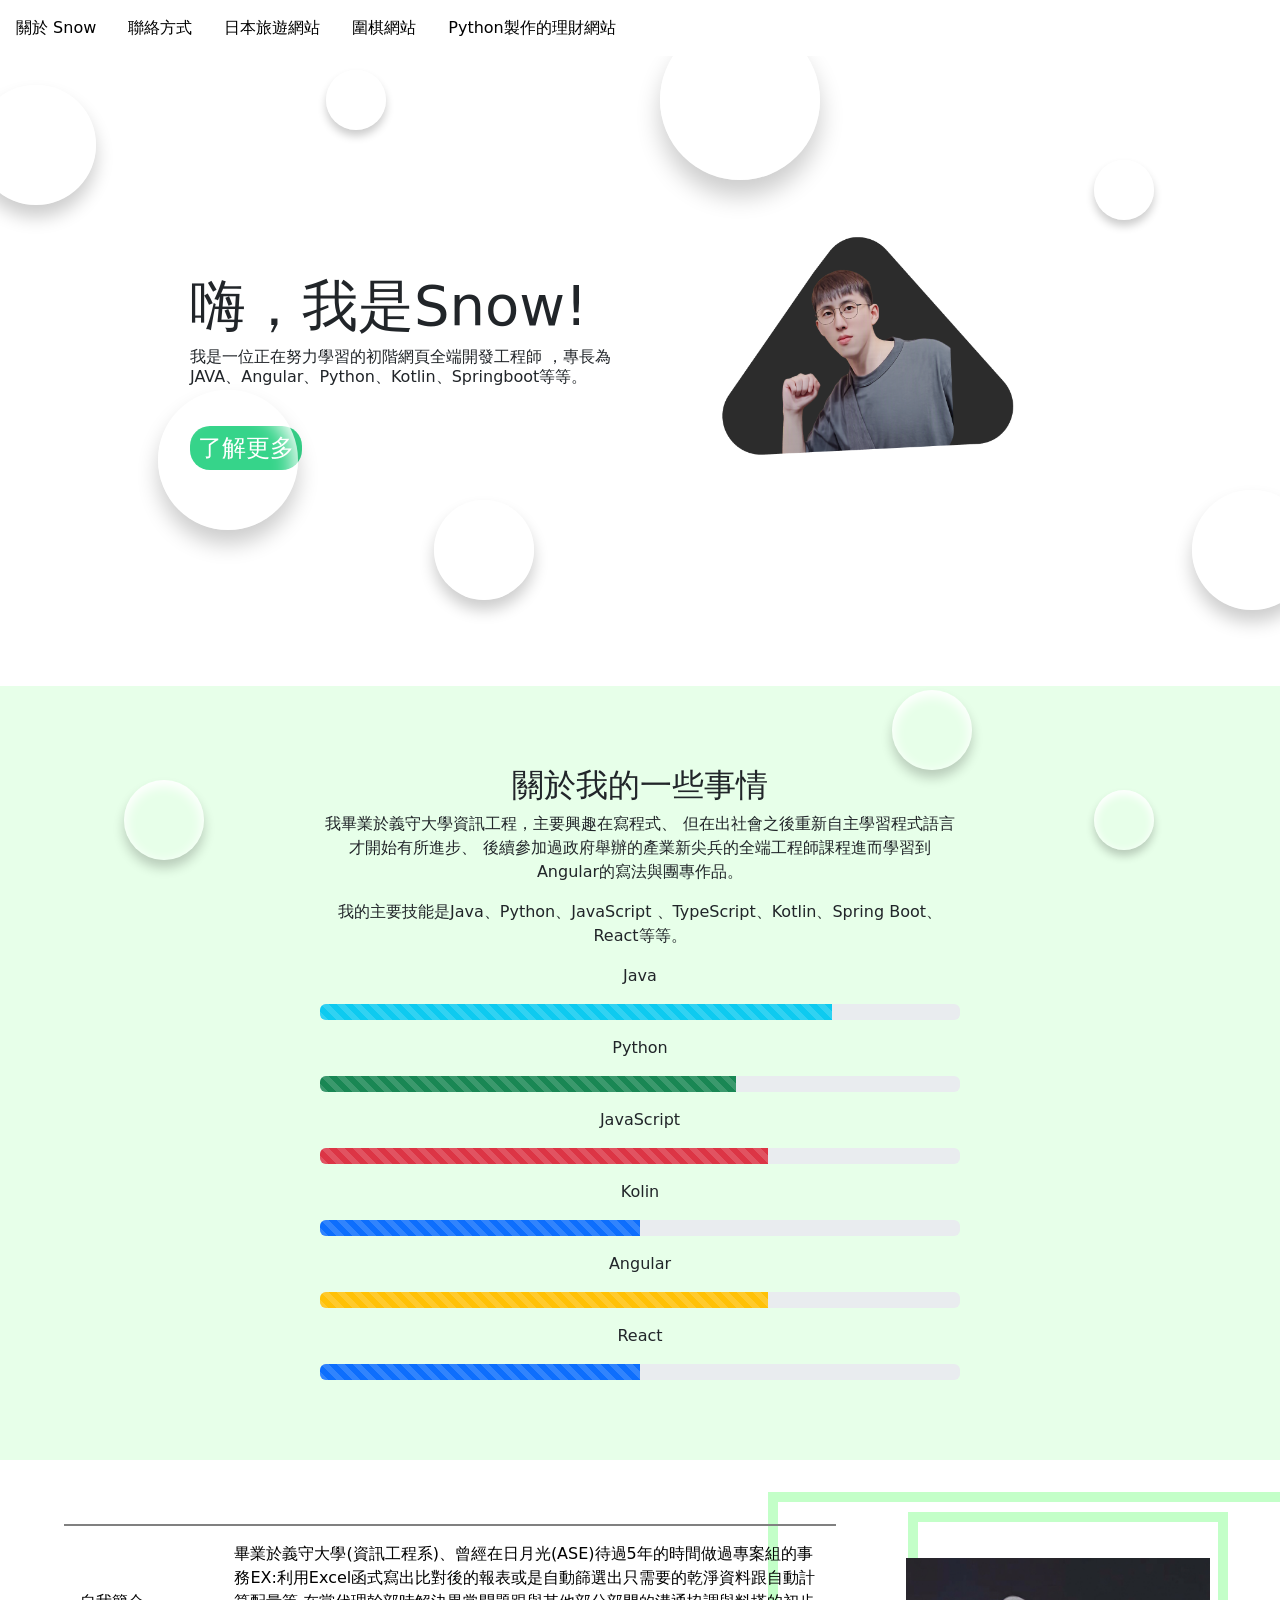
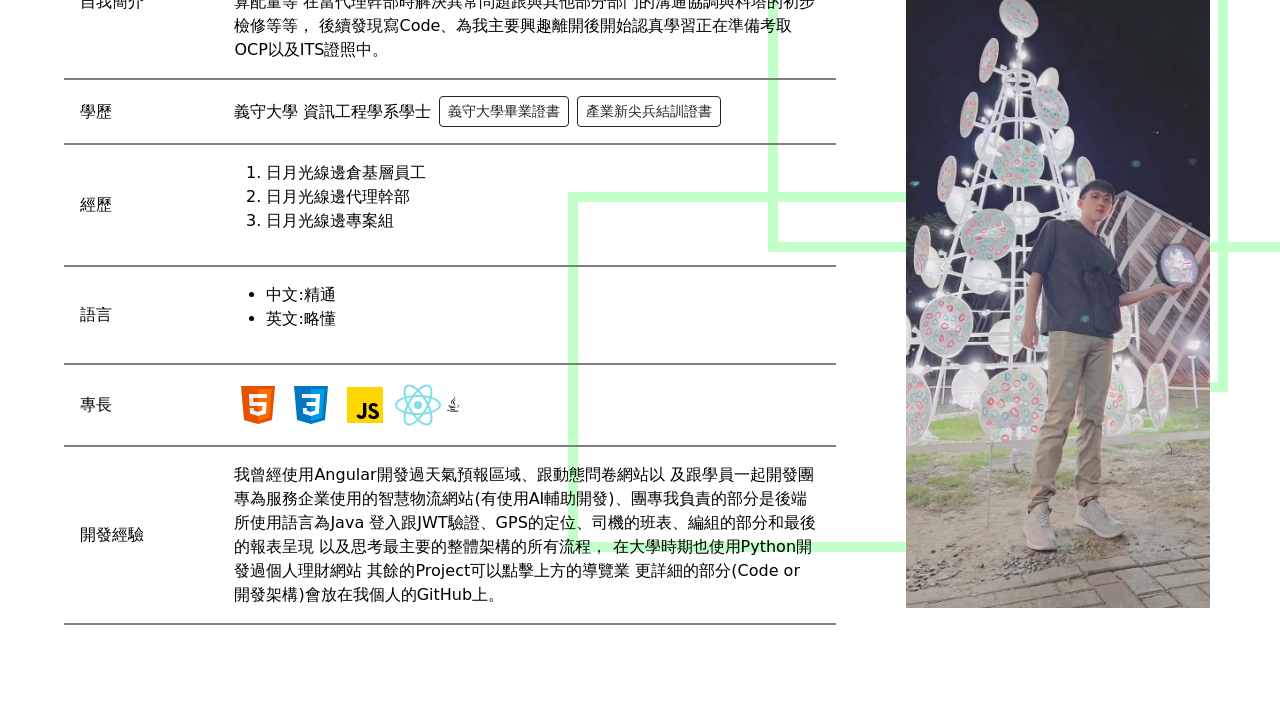
<file: index.html>
<!doctype html>
<html lang="zh-Hant">
  <head>
    <meta charset="UTF-8" />
    <meta name="viewport" content="width=device-width, initial-scale=1.0" />
    <title>Snow的個人網頁</title>
    <link
      href="https://cdn.jsdelivr.net/npm/bootstrap@5.3.8/dist/css/bootstrap.min.css"
      rel="stylesheet"
      integrity="sha384-sRIl4kxILFvY47J16cr9ZwB07vP4J8+LH7qKQnuqkuIAvNWLzeN8tE5YBujZqJLB"
      crossorigin="anonymous"
    />
    <link rel="stylesheet" href="./styles/style.css" />
    <link
      rel="stylesheet"
      href="https://cdnjs.cloudflare.com/ajax/libs/font-awesome/6.2.0/css/all.min.css"
      integrity="sha512-xh6O/CkQoPOWDdYTDqeRdPCVd1SpvCA9XXcUnZS2FmJNp1coAFzvtCN9BmamE+4aHK8yyUHUSCcJHgXloTyT2A=="
      crossorigin="anonymous"
      referrerpolicy="no-referrer"
    />
    <link rel="stylesheet" href="./styles/style.css" />
    <link rel="stylesheet" href="./styles/bubble.css" />
  </head>
  <body>
    <nav>
      <ul>
        <li><a href="#">關於 Snow</a></li>
        <li><a href="./contact.html">聯絡方式</a></li>
        <li><a href="./japan/index.html">日本旅遊網站</a></li>
        <li><a href="./Project of Go/of go/index.html">圍棋網站</a></li>
        <li>
          <a href="./python-personal-finance/index.html"
            >Python製作的理財網站</a
          >
        </li>
      </ul>
    </nav>
    <main>
      <div id="background-wrap">
        <div class="bubble x1"></div>
        <div class="bubble x2"></div>
        <div class="bubble x3"></div>
        <div class="bubble x4"></div>
        <div class="bubble x5"></div>
        <div class="bubble x6"></div>
        <div class="bubble x7"></div>
        <div class="bubble x8"></div>
        <div class="bubble x9"></div>
        <div class="bubble x10"></div>
      </div>
      <section class="main-area">
        <div class="info">
          <h1>嗨，我是Snow!</h1>
          <h2>
            我是一位正在努力學習的初階網頁全端開發工程師
            ，專長為JAVA、Angular、Python、Kotlin、Springboot等等。
          </h2>
          <a href="./contact.html">了解更多</a>
        </div>
        <div class="img-area">
          <img src="./img/my photos.png" alt="個人照片" />
        </div>
      </section>
      <section class="about-me">
        <section class="description">
          <h2>關於我的一些事情</h2>
          <p>
            我畢業於義守大學資訊工程，主要興趣在寫程式、
            但在出社會之後重新自主學習程式語言才開始有所進步、
            後續參加過政府舉辦的產業新尖兵的全端工程師課程進而學習到Angular的寫法與團專作品。
          </p>
          <p>
            我的主要技能是Java、Python、JavaScript 、TypeScript、Kotlin、Spring
            Boot、React等等。
          </p>
          <div class="progress-bar-area">
            <p>Java</p>
            <div class="progress">
              <div
                class="progress-bar progress-bar-striped progress-bar-animated bg-info"
                role="progressbar"
                aria-valuenow="75"
                aria-valuemin="0"
                aria-valuemax="100"
                style="width: 80%"
              ></div>
            </div>
            <p>Python</p>
            <div class="progress">
              <div
                class="progress-bar progress-bar-striped progress-bar-animated bg-success"
                role="progressbar"
                aria-valuenow="75"
                aria-valuemin="0"
                aria-valuemax="100"
                style="width: 65%"
              ></div>
            </div>
            <p>JavaScript</p>
            <div class="progress">
              <div
                class="progress-bar progress-bar-striped progress-bar-animated bg-danger"
                role="progressbar"
                aria-valuenow="75"
                aria-valuemin="0"
                aria-valuemax="100"
                style="width: 70%"
              ></div>
            </div>
            <p>Kolin</p>
            <div class="progress">
              <div
                class="progress-bar progress-bar-striped progress-bar-animated"
                role="progressbar"
                aria-valuenow="75"
                aria-valuemin="0"
                aria-valuemax="100"
                style="width: 50%"
              ></div>
            </div>
            <p>Angular</p>
            <div class="progress">
              <div
                class="progress-bar progress-bar-striped progress-bar-animated bg-warning"
                role="progressbar"
                aria-valuenow="75"
                aria-valuemin="0"
                aria-valuemax="100"
                style="width: 70%"
              ></div>
            </div>
            <p>React</p>
            <div class="progress">
              <div
                class="progress-bar progress-bar-striped progress-bar-animated"
                role="progressbar"
                aria-valuenow="75"
                aria-valuemin="0"
                aria-valuemax="100"
                style="width: 50%"
              ></div>
            </div>
          </div>
        </section>
      </section>
      <section class="resume">
        <section class="table">
          <table>
            <tr style="border-top: 2px solid gray">
              <td style="width: 20%">自我簡介</td>
              <td style="width: 80%">
                畢業於義守大學(資訊工程系)、曾經在日月光(ASE)待過5年的時間做過專案組的事務EX:利用Excel函式寫出比對後的報表或是自動篩選出只需要的乾淨資料跟自動計算配量等
                在當代理幹部時解決異常問題跟與其他部分部門的溝通協調與料塔的初步檢修等等，
                後續發現寫Code、為我主要興趣離開後開始認真學習正在準備考取OCP以及ITS證照中。
              </td>
            </tr>
            <tr id="education">
              <td>學歷</td>
              <td>
                <div class="d-flex flex-wrap align-items-center gap-2">
                  <span>義守大學 資訊工程學系學士</span>
                  <a class="btn btn-sm btn-outline-dark" href="./certificates/diploma.html">
                    義守大學畢業證書
                  </a>
                  <a class="btn btn-sm btn-outline-dark" href="./certificates/training.html">
                    產業新尖兵結訓證書
                  </a>
                </div>
              </td>
            </tr>
            <tr>
              <td>經歷</td>
              <td>
                <ol>
                  <li>日月光線邊倉基層員工</li>
                  <li>日月光線邊代理幹部</li>
                  <li>日月光線邊專案組</li>
                </ol>
              </td>
            </tr>
            <tr>
              <td>語言</td>
              <td>
                <ul>
                  <li>中文:精通</li>
                  <li>英文:略懂</li>
                </ul>
              </td>
            </tr>
            <tr>
              <td>專長</td>
              <td>
                <img src="./ICONS/icons8-html-5.svg" />
                <img src="./ICONS/icons8-css3.svg" />
                <img src="./ICONS/icons8-javascript.svg" />
                <img src="./ICONS/icons8-react-native.svg" />
                <i class="fa-brands fa-java"></i>
              </td>
            </tr>
            <tr>
              <td>開發經驗</td>
              <td>
                我曾經使用Angular開發過天氣預報區域、跟動態問卷網站以
                及跟學員一起開發團專為服務企業使用的智慧物流網站(有使用AI輔助開發)、團專我負責的部分是後端所使用語言為Java
                登入跟JWT驗證、GPS的定位、司機的班表、編組的部分和最後的報表呈現
                以及思考最主要的整體架構的所有流程，
                在大學時期也使用Python開發過個人理財網站
                其餘的Project可以點擊上方的導覽業 更詳細的部分(Code or
                開發架構)會放在我個人的GitHub上。
              </td>
            </tr>
          </table>
        </section>
        <section class="picture">
          <img src="./img/my photos 2.jpg" alt="個人照片" />
          <div class="greenRect"></div>
          <div class="greenRect2"></div>
          <div class="greenRect3"></div>
        </section>
      </section>
    </main>
    <script
      src="https://cdn.jsdelivr.net/npm/bootstrap@5.3.8/dist/js/bootstrap.bundle.min.js"
      integrity="sha384-FKyoEForCGlyvwx9Hj09JcYn3nv7wiPVlz7YYwJrWVcXK/BmnVDxM+D2scQbITxI"
      crossorigin="anonymous"
    ></script>
    <script src="./styles/app.js"></script>
  </body>
</html>
</file>
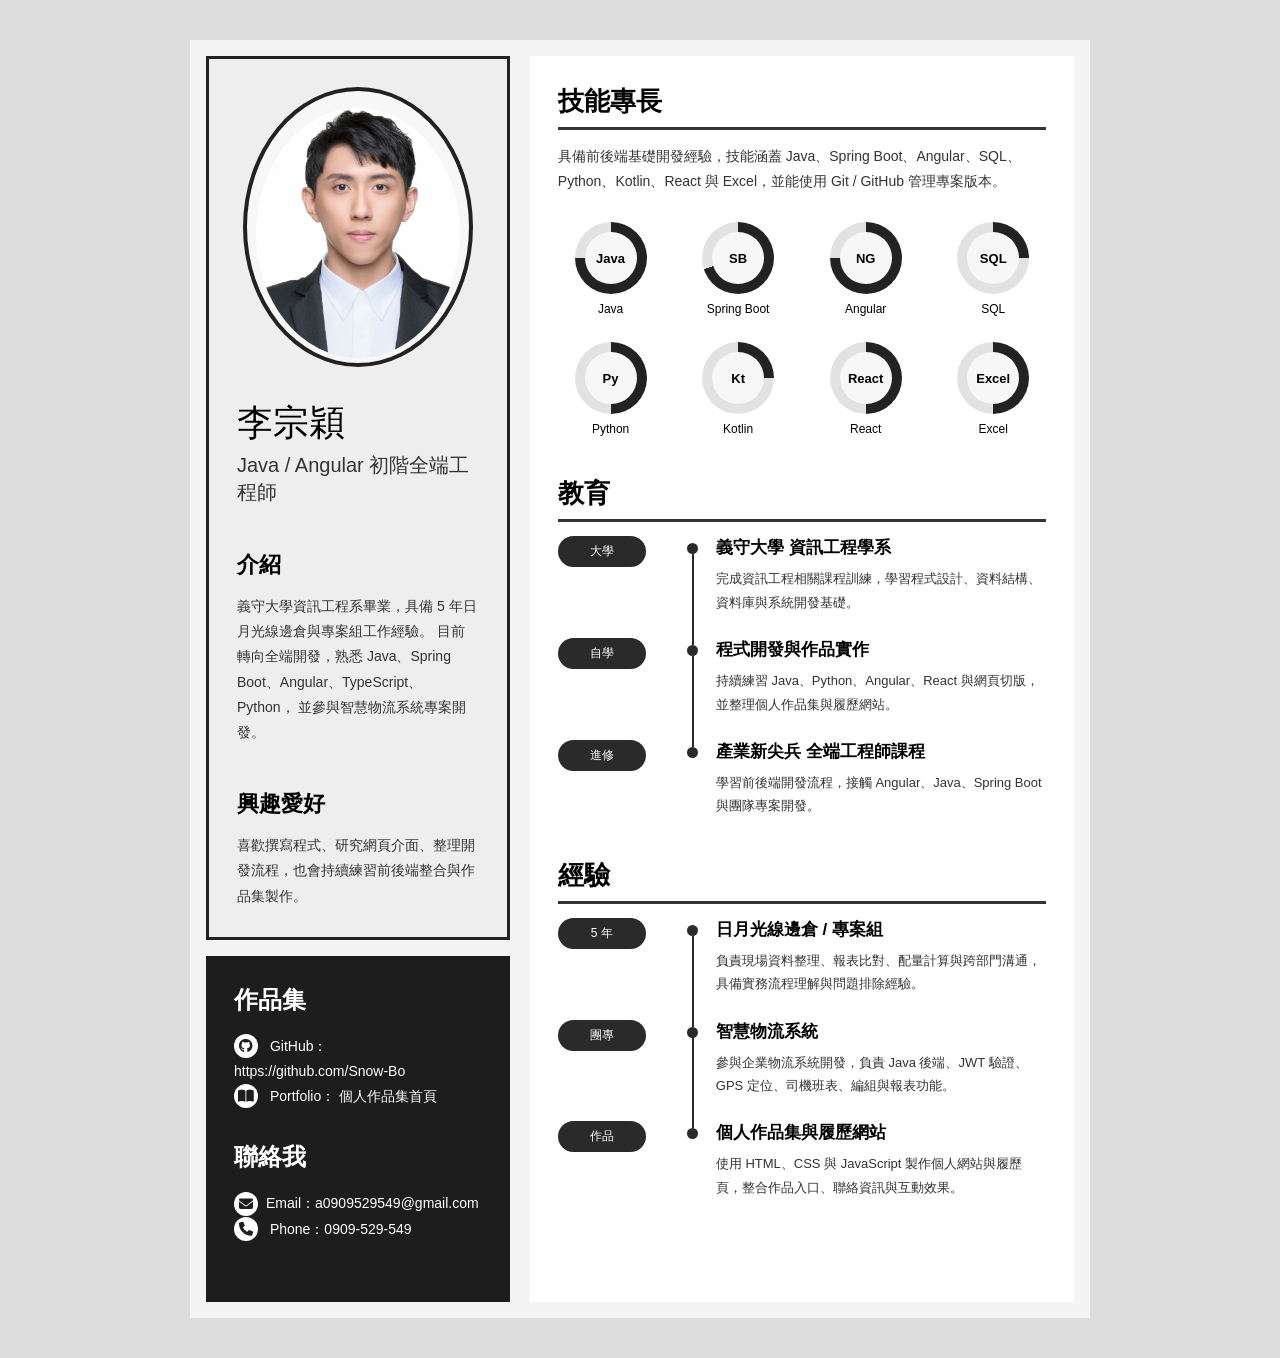
<file: contact.html>
<!doctype html>
<html lang="zh-Hant">
  <head>
    <meta charset="UTF-8" />
    <meta name="viewport" content="width=device-width, initial-scale=1.0" />
    <title>李宗穎的履歷</title>
    <link
      rel="stylesheet"
      href="https://cdnjs.cloudflare.com/ajax/libs/font-awesome/6.2.0/css/all.min.css"
    />
    <link rel="stylesheet" href="./styles/resume.css" />
  </head>
  <body>
    <main class="resume">
      <aside class="left-column">
        <section class="profile-card">
          <div class="avatar-wrap">
            <img src="./img/my photos 3.jpg" alt="李宗穎個人照片" />
          </div>

          <h1>李宗穎</h1>
          <p class="job-title">Java / Angular 初階全端工程師</p>

          <section class="profile-section">
            <h2>介紹</h2>
            <p>
              義守大學資訊工程系畢業，具備 5 年日月光線邊倉與專案組工作經驗。
              目前轉向全端開發，熟悉 Java、Spring
              Boot、Angular、TypeScript、Python， 並參與智慧物流系統專案開發。
            </p>
          </section>

          <section class="profile-section">
            <h2>興趣愛好</h2>
            <p>
              喜歡撰寫程式、研究網頁介面、整理開發流程，也會持續練習前後端整合與作品集製作。
            </p>
          </section>
        </section>

        <section class="contact-card">
          <section class="contact-section">
            <h2>作品集</h2>

            <p>
              <span class="contact-icon">
                <i class="fa-brands fa-github"></i>
              </span>
              GitHub：
              <a
                href="https://github.com/Snow-Bo"
                target="_blank"
                rel="noopener noreferrer"
              >
                https://github.com/Snow-Bo
              </a>
            </p>

            <p>
              <span class="contact-icon">
                <i class="fa-solid fa-book-open"></i>
              </span>
              Portfolio：
              <a href="./index.html">個人作品集首頁</a>
            </p>
          </section>

          <section class="contact-section">
            <h2>聯絡我</h2>

            <p>
              <button
                class="contact-copy"
                type="button"
                data-copy="a0909529549@gmail.com"
              >
                <span class="contact-icon">
                  <i class="fa-solid fa-envelope"></i>
                </span>
                <span class="copy-label">Email：a0909529549@gmail.com</span>
              </button>
            </p>

            <p>
              <span class="contact-icon">
                <i class="fa-solid fa-phone"></i>
              </span>
              Phone：0909-529-549
            </p>
          </section>
        </section>
      </aside>

      <section class="right-column">
        <section class="resume-section">
          <h2>技能專長</h2>
          <p class="section-intro">
            具備前後端基礎開發經驗，技能涵蓋 Java、Spring Boot、Angular、SQL、
            Python、Kotlin、React 與 Excel，並能使用 Git / GitHub 管理專案版本。
          </p>

          <div class="skill-grid">
            <div class="skill-item">
              <div class="skill-circle" style="--value: 75; --delay: 0s">
                <span>Java</span>
              </div>
              <p>Java</p>
            </div>

            <div class="skill-item">
              <div class="skill-circle" style="--value: 70; --delay: 0.18s">
                <span>SB</span>
              </div>
              <p>Spring Boot</p>
            </div>

            <div class="skill-item">
              <div class="skill-circle" style="--value: 75; --delay: 0.36s">
                <span>NG</span>
              </div>
              <p>Angular</p>
            </div>

            <div class="skill-item">
              <div class="skill-circle" style="--value: 25; --delay: 0.54s">
                <span>SQL</span>
              </div>
              <p>SQL</p>
            </div>

            <div class="skill-item">
              <div class="skill-circle" style="--value: 50; --delay: 0.72s">
                <span>Py</span>
              </div>
              <p>Python</p>
            </div>

            <div class="skill-item">
              <div class="skill-circle" style="--value: 25; --delay: 0.9s">
                <span>Kt</span>
              </div>
              <p>Kotlin</p>
            </div>

            <div class="skill-item">
              <div class="skill-circle" style="--value: 50; --delay: 1.08s">
                <span>React</span>
              </div>
              <p>React</p>
            </div>

            <div class="skill-item">
              <div class="skill-circle" style="--value: 50; --delay: 1.26s">
                <span>Excel</span>
              </div>
              <p>Excel</p>
            </div>
          </div>
        </section>

        <section class="resume-section">
          <h2>教育</h2>

          <div class="timeline">
            <article class="timeline-item">
              <div class="timeline-date">大學</div>
              <div class="timeline-content">
                <h3>義守大學 資訊工程學系</h3>
                <p>
                  完成資訊工程相關課程訓練，學習程式設計、資料結構、資料庫與系統開發基礎。
                </p>
              </div>
            </article>

            <article class="timeline-item">
              <div class="timeline-date">自學</div>
              <div class="timeline-content">
                <h3>程式開發與作品實作</h3>

                <p>
                  持續練習 Java、Python、Angular、React
                  與網頁切版，並整理個人作品集與履歷網站。
                </p>
              </div>
            </article>

            <article class="timeline-item">
              <div class="timeline-date">進修</div>
              <div class="timeline-content">
                <h3>產業新尖兵 全端工程師課程</h3>
                <p>
                  學習前後端開發流程，接觸 Angular、Java、Spring Boot
                  與團隊專案開發。
                </p>
              </div>
            </article>
          </div>
        </section>

        <section class="resume-section">
          <h2>經驗</h2>

          <div class="timeline">
            <article class="timeline-item">
              <div class="timeline-date">5 年</div>
              <div class="timeline-content">
                <h3>日月光線邊倉 / 專案組</h3>
                <p>
                  負責現場資料整理、報表比對、配量計算與跨部門溝通，具備實務流程理解與問題排除經驗。
                </p>
              </div>
            </article>

            <article class="timeline-item">
              <div class="timeline-date">團專</div>
              <div class="timeline-content">
                <h3>智慧物流系統</h3>
                <p>
                  參與企業物流系統開發，負責 Java 後端、JWT 驗證、GPS
                  定位、司機班表、編組與報表功能。
                </p>
              </div>
            </article>

            <article class="timeline-item">
              <div class="timeline-date">作品</div>
              <div class="timeline-content">
                <h3>個人作品集與履歷網站</h3>
                <p>
                  使用 HTML、CSS 與 JavaScript
                  製作個人網站與履歷頁，整合作品入口、聯絡資訊與互動效果。
                </p>
              </div>
            </article>
          </div>
        </section>
      </section>
    </main>
    <script>
      document.querySelectorAll(".contact-copy").forEach((button) => {
        const label = button.querySelector(".copy-label");
        const originalText = label.textContent;

        button.addEventListener("click", async () => {
          const copyText = button.dataset.copy;

          try {
            if (navigator.clipboard) {
              await navigator.clipboard.writeText(copyText);
            } else {
              const textarea = document.createElement("textarea");
              textarea.value = copyText;
              textarea.style.position = "fixed";
              textarea.style.opacity = "0";
              document.body.appendChild(textarea);
              textarea.select();
              document.execCommand("copy");
              textarea.remove();
            }

            label.textContent = "Email：已複製";
            setTimeout(() => {
              label.textContent = originalText;
            }, 1400);
          } catch (error) {
            label.textContent = "Email：複製失敗";
            setTimeout(() => {
              label.textContent = originalText;
            }, 1400);
          }
        });
      });
    </script>
  </body>
</html>
</file>
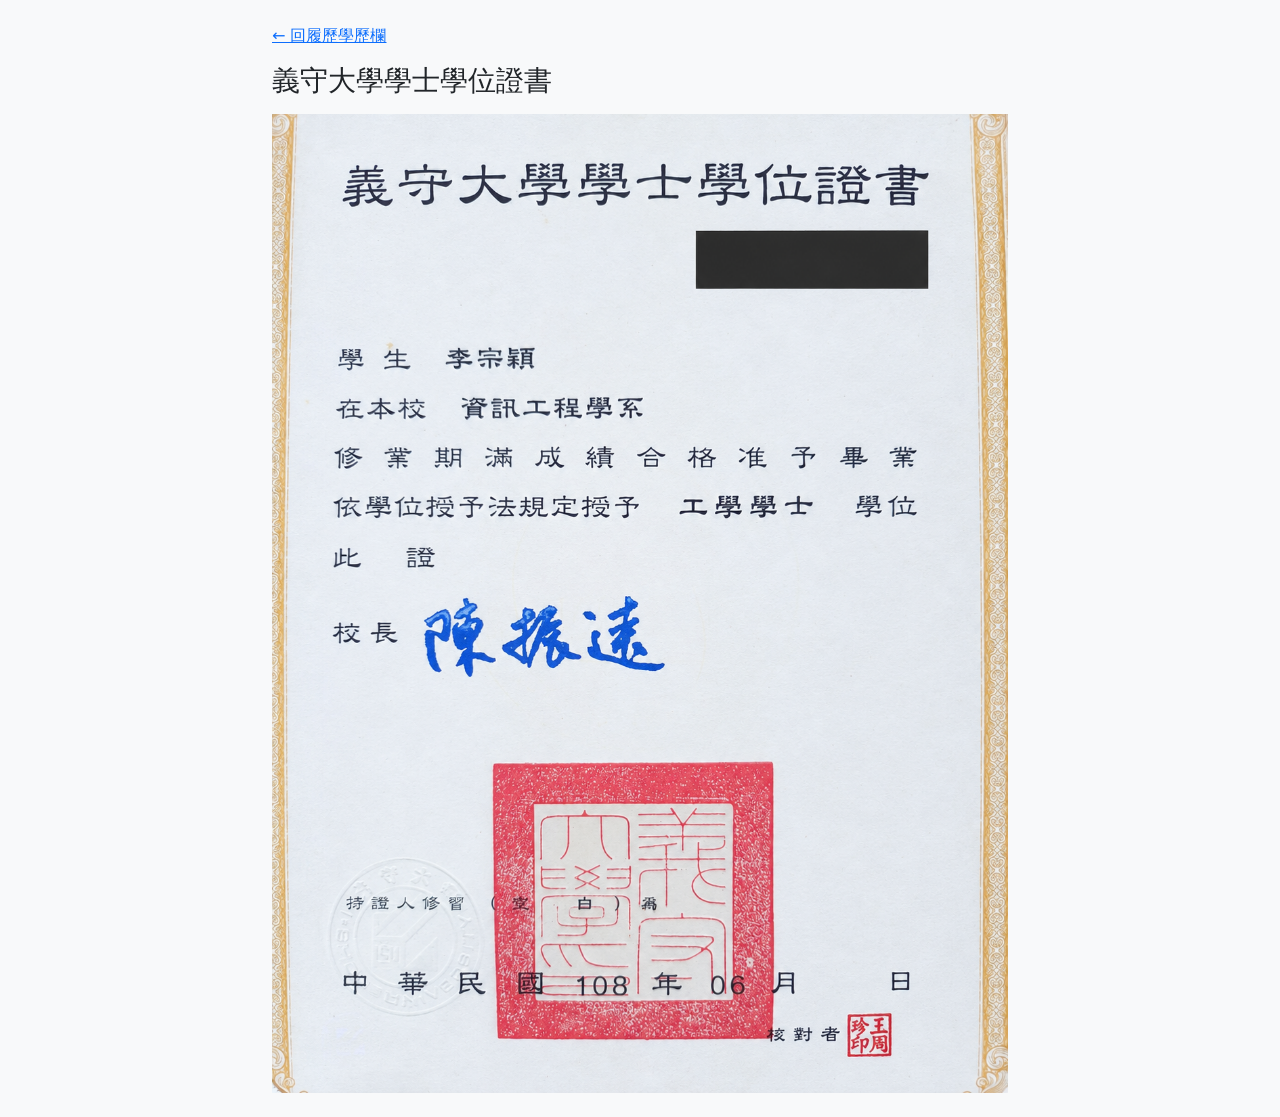
<file: certificates/diploma.html>
<!DOCTYPE html>
<html lang="zh-Hant">
  <head>
    <meta charset="UTF-8" />
    <meta name="viewport" content="width=device-width, initial-scale=1" />
    <title>義守大學學士學位證書</title>
    <link
      href="https://cdn.jsdelivr.net/npm/bootstrap@5.3.8/dist/css/bootstrap.min.css"
      rel="stylesheet"
      integrity="sha384-sRIl4kxILFvY47J16cr9ZwB07vP4J8+LH7qKQnuqkuIAvNWLzeN8tE5YBujZqJLB"
      crossorigin="anonymous"
    />
  </head>
  <body class="bg-light">
    <main class="container py-4" style="max-width: 760px">
      <a class="d-inline-block mb-3" href="../index.html#education">← 回履歷學歷欄</a>
      <h1 class="h3 mb-3">義守大學學士學位證書</h1>
      <img
        class="img-fluid d-block"
        src="./diploma.png"
        width="1087"
        height="1447"
        alt="義守大學學士學位證書（個資遮蔽版）"
      />
    </main>
  </body>
</html>
</file>
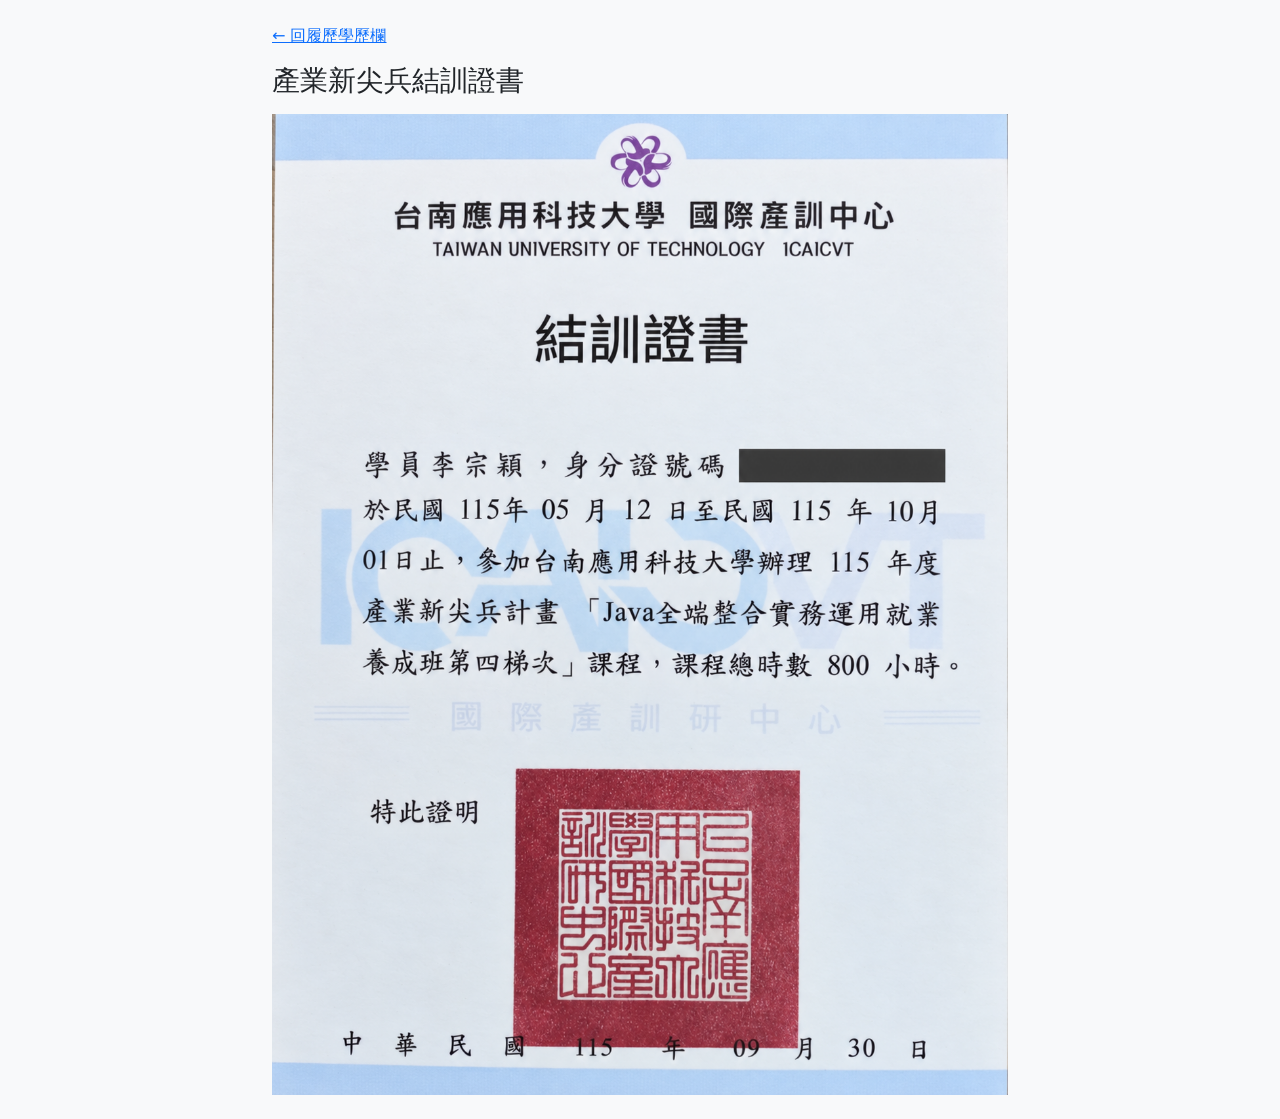
<file: certificates/training.html>
<!DOCTYPE html>
<html lang="zh-Hant">
  <head>
    <meta charset="UTF-8" />
    <meta name="viewport" content="width=device-width, initial-scale=1" />
    <title>產業新尖兵結訓證書</title>
    <link
      href="https://cdn.jsdelivr.net/npm/bootstrap@5.3.8/dist/css/bootstrap.min.css"
      rel="stylesheet"
      integrity="sha384-sRIl4kxILFvY47J16cr9ZwB07vP4J8+LH7qKQnuqkuIAvNWLzeN8tE5YBujZqJLB"
      crossorigin="anonymous"
    />
  </head>
  <body class="bg-light">
    <main class="container py-4" style="max-width: 760px">
      <a class="d-inline-block mb-3" href="../index.html#education">← 回履歷學歷欄</a>
      <h1 class="h3 mb-3">產業新尖兵結訓證書</h1>
      <img
        class="img-fluid d-block"
        src="./training.png"
        width="1086"
        height="1448"
        alt="產業新尖兵結訓證書（個資遮蔽版）"
      />
    </main>
  </body>
</html>
</file>
<file: styles/style.css>
@charset "UTF-8";
* {
  margin: 0;
  padding: 0;
  box-sizing: border-box;
}

h1,
h2,
h3,
h4,
h5,
h6 {
  font-weight: normal;
}

body {
  overflow-x: hidden;
}
body nav {
  background-color: white;
  position: sticky;
  top: 0;
  z-index: 1000;
  transition: box-shadow 0.3s ease;
}
body nav ul {
  display: flex;
  margin-bottom: 0;
  padding-left: 0;
}
body nav ul li {
  list-style-type: none;
  margin: 1rem;
}
body nav ul li a {
  color: black;
  text-decoration: none;
  transition: color 0.1s ease-in-out;
}
body nav ul li a:hover {
  color: rgb(54, 212, 138);
}
body main section.main-area {
  min-height: 70vh;
  background-color: white;
  display: flex;
  flex-wrap: wrap;
  justify-content: center;
  align-items: center;
}
body main section.main-area div.info {
  flex-basis: 450px;
}
body main section.main-area div.info h1 {
  font-size: 3.5rem;
}
body main section.main-area div.info h2 {
  font-size: 1rem;
}
body main section.main-area div.info a {
  color: white;
  background-color: rgb(54, 212, 138);
  padding: 0.25rem 0.5rem;
  font-size: 1.5rem;
  border-radius: 20px;
  display: inline-block;
  margin-top: 2rem;
  text-decoration: none;
  transition: all 0.2s ease;
}
body main section.main-area div.info a:hover {
  transform: scale(1.2);
}
body main section.main-area div.img-area {
  flex-basis: 450px;
}
body main section.main-area div.img-area img {
  width: 100%;
}
body main section.about-me {
  background-color: rgb(231, 255, 233);
  padding: 5rem 0rem;
  display: flex;
  justify-content: center;
}
body main section.about-me section.description {
  width: 50%;
  text-align: center;
}
body main section.about-me section.description h2 {
  font-size: 2rem;
}
body main section.about-me section.description .progress-bar-area p {
  margin-top: 1rem;
}
body main section.resume {
  overflow: auto;
  display: flex;
  flex-wrap: wrap;
  padding: 2rem;
}
body main section.resume section.table {
  flex: 5 0 500px;
  padding: 2rem;
}
body main section.resume section.table table {
  border-collapse: collapse;
  --bs-table-bg: nove;
}
body main section.resume section.table table tr {
  border-bottom: 2px solid gray;
  transition: all 0.2s ease;
}
body main section.resume section.table table tr:hover {
  background-color: rgb(184, 255, 222);
}
body main section.resume section.table table tr td {
  padding: 1rem;
}
body main section.resume section.picture {
  flex: 0 0 380px;
  display: flex;
  justify-content: center;
  align-items: center;
  position: relative;
}
body main section.resume section.picture img {
  width: 80%;
  /* 限制圖片的最大高度與寬度，讓直式照片比例剛好 */
  max-width: 310px;
  max-height: 650px;
}
body main section.resume section.picture div.greenRect {
  width: 320px;
  height: 480px;
  border: 10px solid rgb(195, 255, 200);
  position: absolute;
  top: 20px;
  left: 40px;
  z-index: -1;
}
body main section.resume section.picture div.greenRect2 {
  width: 50vw;
  height: 40vh;
  border: 10px solid rgb(195, 255, 200);
  position: absolute;
  top: 300px;
  left: -300px;
  z-index: -1;
}
body main section.resume section.picture div.greenRect3 {
  width: 50vw;
  height: 40vh;
  border: 10px solid rgb(195, 255, 200);
  position: absolute;
  top: 0px;
  left: -100px;
  z-index: -1;
}

/* 獨立平級的 Media Query 設定 */
@media screen and (max-width: 800px) {
  body main section.about-me section.description {
    width: 80%;
  }
  body main section.resume section.picture div.greenRect,
  body main section.resume section.picture div.greenRect2,
  body main section.resume section.picture div.greenRect3 {
    display: none;
  }
}
@media screen and (max-width: 500px) {
  body nav {
    position: static;
  }
  body nav ul {
    flex-direction: column;
  }
}
/*# sourceMappingURL=style.css.map */
</file>
<file: styles/bubble.css>
#background-wrap {
  position: fixed;
  bottom: 0;
  top: 0;
  right: 0;
  left: 0;
  z-index: 10;
  pointer-events: none;
}

.bubble {
  width: 200px;
  height: 200px;
  border-radius: 50%;
  position: absolute;
  box-shadow:
    0 20px 30px rgba(0, 0, 0, 0.2),
    inset 0px 10px 30px 5px rgba(255, 255, 255, 1);
}

@keyframes animateBubble {
  0% {
    margin-top: 1000px;
  }
  100% {
    margin-top: -100%;
  }
}

@keyframes sideWays {
  0% {
    margin-left: 0px;
  }
  100% {
    margin-left: 50px;
  }
}

.x1 {
  animation:
    animateBubble 25s linear infinite,
    sideWays 2s ease-in-out infinite alternate;
  left: -5%;
  top: 5%;
  transform: scale(0.6);
}

.x2 {
  animation:
    animateBubble 20s linear infinite,
    sideWays 4s ease-in-out infinite alternate;
  left: 5%;
  top: 80%;
  transform: scale(0.4);
}
.x3 {
  animation:
    animateBubble 28s linear infinite,
    sideWays 2s ease-in-out infinite alternate;
  left: 10%;
  top: 40%;
  transform: scale(0.7);
}
.x4 {
  animation:
    animateBubble 22s linear infinite,
    sideWays 3s ease-in-out infinite alternate;
  left: 20%;
  top: 0%;
  transform: scale(0.3);
}
.x5 {
  animation:
    animateBubble 29s linear infinite,
    sideWays 4s ease-in-out infinite alternate;
  left: 30%;
  top: 50%;
  transform: scale(0.5);
}
.x6 {
  animation:
    animateBubble 21s linear infinite,
    sideWays 2s ease-in-out infinite alternate;
  left: 50%;
  top: 0%;
  transform: scale(0.8);
}
.x7 {
  animation:
    animateBubble 20s linear infinite,
    sideWays 2s ease-in-out infinite alternate;
  left: 65%;
  top: 70%;
  transform: scale(0.4);
}
.x8 {
  animation:
    animateBubble 22s linear infinite,
    sideWays 3s ease-in-out infinite alternate;
  left: 80%;
  top: 10%;
  transform: scale(0.3);
}
.x9 {
  animation:
    animateBubble 29s linear infinite,
    sideWays 4s ease-in-out infinite alternate;
  left: 90%;
  top: 50%;
  transform: scale(0.6);
}
.x10 {
  animation:
    animateBubble 26s linear infinite,
    sideWays 2s ease-in-out infinite alternate;
  left: 80%;
  top: 80%;
  transform: scale(0.3);
}
</file>
<file: styles/resume.css>
*{
    margin: 0;
    padding: 0;
    box-sizing: border-box;
}

body{
    background:#dddddd;
    font-family:Arial,"Noto Sans TC", sans-serif;
}

.resume{
    width: 900px;
    min-height: 1200px;
    margin:40px auto;
    padding: 16px;
   background: #f4f4f4;
    display:grid;
    grid-template-columns: 35% minmax(0, 1fr);
    gap:20px;
}
.left-column {
  display: flex;
  flex-direction: column;
  gap: 16px;
}

.right-column {
  background: #fff;
  min-height: 820px;
  padding: 28px;
}
.profile-card {
  background: #eeeeee;
  border: 3px solid #222;
  min-height: 620px;
  padding: 28px;
}

.contact-card {
  background: #1d1d1d;
  color: white;
  min-height: 220px;
  padding: 28px;
}
.avatar-wrap {
  width: 230px;
  height: 280px;
  margin: 0 auto 32px;
  border: 4px solid #222;
  border-radius: 50%;
  padding: 0px;
  background: #f7f7f7;
  overflow: hidden;
}

.avatar-wrap img {
  width: 100%;
  height: 100%;
  object-fit: cover;
  object-position: center;
  border-radius: 50%;
  display: block;
  background: #fff;
  transform: translateY(6px) scale(0.92);
  transform-origin: center;
}

.profile-card h1 {
  font-size: 36px;
  font-weight: 500;
  margin-bottom: 4px;
}

.job-title {
  font-size: 20px;
  color: #333;
}
.profile-section {
  margin-top: 44px;
}

.profile-section h2 {
  font-size: 22px;
  font-weight: 700;
  margin-bottom: 14px;
}

.profile-section p {
  font-size: 14px;
  line-height: 1.8;
  color: #333;
}

.contact-section {
  margin-bottom: 32px;
}

.contact-section h2 {
  font-size: 24px;
  font-weight: 700;
  margin-bottom: 18px;
}

.contact-section p {
  font-size: 14px;
  line-height: 1.8;
}

.contact-icon {
  width: 24px;
  height: 24px;
  margin-right: 8px;
  border-radius: 50%;
  background: white;
  color: #1d1d1d;
  display: inline-grid;
  place-items: center;
  font-weight: 700;
}
.contact-card a {
  color: white;
  text-decoration: none;
}

.contact-card a:visited {
  color: white;
}

.contact-card a:hover {
  text-decoration: underline;
}

.contact-copy {
  display: inline-flex;
  align-items: center;
  white-space: nowrap;
  border: 0;
  padding: 0;
  background: transparent;
  color: inherit;
  font: inherit;
  cursor: pointer;
}

.contact-copy:hover .copy-label {
  text-decoration: underline;
}

.resume-section {
  margin-bottom: 40px;
}

.resume-section h2 {
  font-size: 26px;
  font-weight: 700;
  padding-bottom: 8px;
  border-bottom: 3px solid #333;
  margin-bottom: 14px;
}

.section-intro {
  font-size: 14px;
  line-height: 1.8;
  color: #333;
  margin-bottom: 28px;
}

.skill-grid {
  display: grid;
  grid-template-columns: repeat(4, 1fr);
  gap: 26px 22px;
}

.skill-item {
  text-align: center;
}

@property --progress {
  syntax: "<number>";
  inherits: false;
  initial-value: 0;
}

.skill-circle {
  --progress: 0;
  width: 72px;
  height: 72px;
  margin: 0 auto 8px;
  border-radius: 50%;
  position: relative;
  background: conic-gradient(#222 calc(var(--progress) * 1%), #e2e2e2 0);
  display: grid;
  place-items: center;
  animation: skillCircleGrow 2.2s ease-out forwards;
  animation-delay: var(--delay);
}

.skill-circle::before {
  content: "";
  width: 52px;
  height: 52px;
  border-radius: 50%;
  background: #f7f7f7;
  position: absolute;
}

.skill-circle span {
  position: relative;
  z-index: 1;
  font-size: 13px;
  font-weight: 700;
}

@keyframes skillCircleGrow {
  from {
    --progress: 0;
  }

  to {
    --progress: var(--value);
  }
}

.skill-item p {
  font-size: 12px;
}

.timeline {
  display: grid;
  gap: 24px;
  position: relative;
}

.timeline-item {
  display: grid;
  grid-template-columns: 110px 1fr;
  gap: 24px;
  position: relative;
}

.timeline-item:not(:last-child)::after {
  content: "";
  width: 2px;
  background: #2a2a2a;
  position: absolute;
  top: 18px;
  bottom: -31px;
  left: 134px;
}

.timeline-item::before {
  content: "";
  width: 11px;
  height: 11px;
  border-radius: 50%;
  background: #2a2a2a;
  position: absolute;
  top: 7px;
  left: 129px;
  z-index: 1;
}

.timeline-date {
  align-self: start;
  justify-self: start;
  min-width: 88px;
  padding: 7px 14px;
  border-radius: 999px;
  background: #2a2a2a;
  color: white;
  font-size: 12px;
  text-align: center;
}

.timeline-content {
  position: relative;
  padding-left: 24px;
}

.timeline-content h3 {
  font-size: 17px;
  font-weight: 700;
  margin-bottom: 8px;
}

.timeline-content p {
  font-size: 13px;
  line-height: 1.8;
  color: #333;
}
</file>
